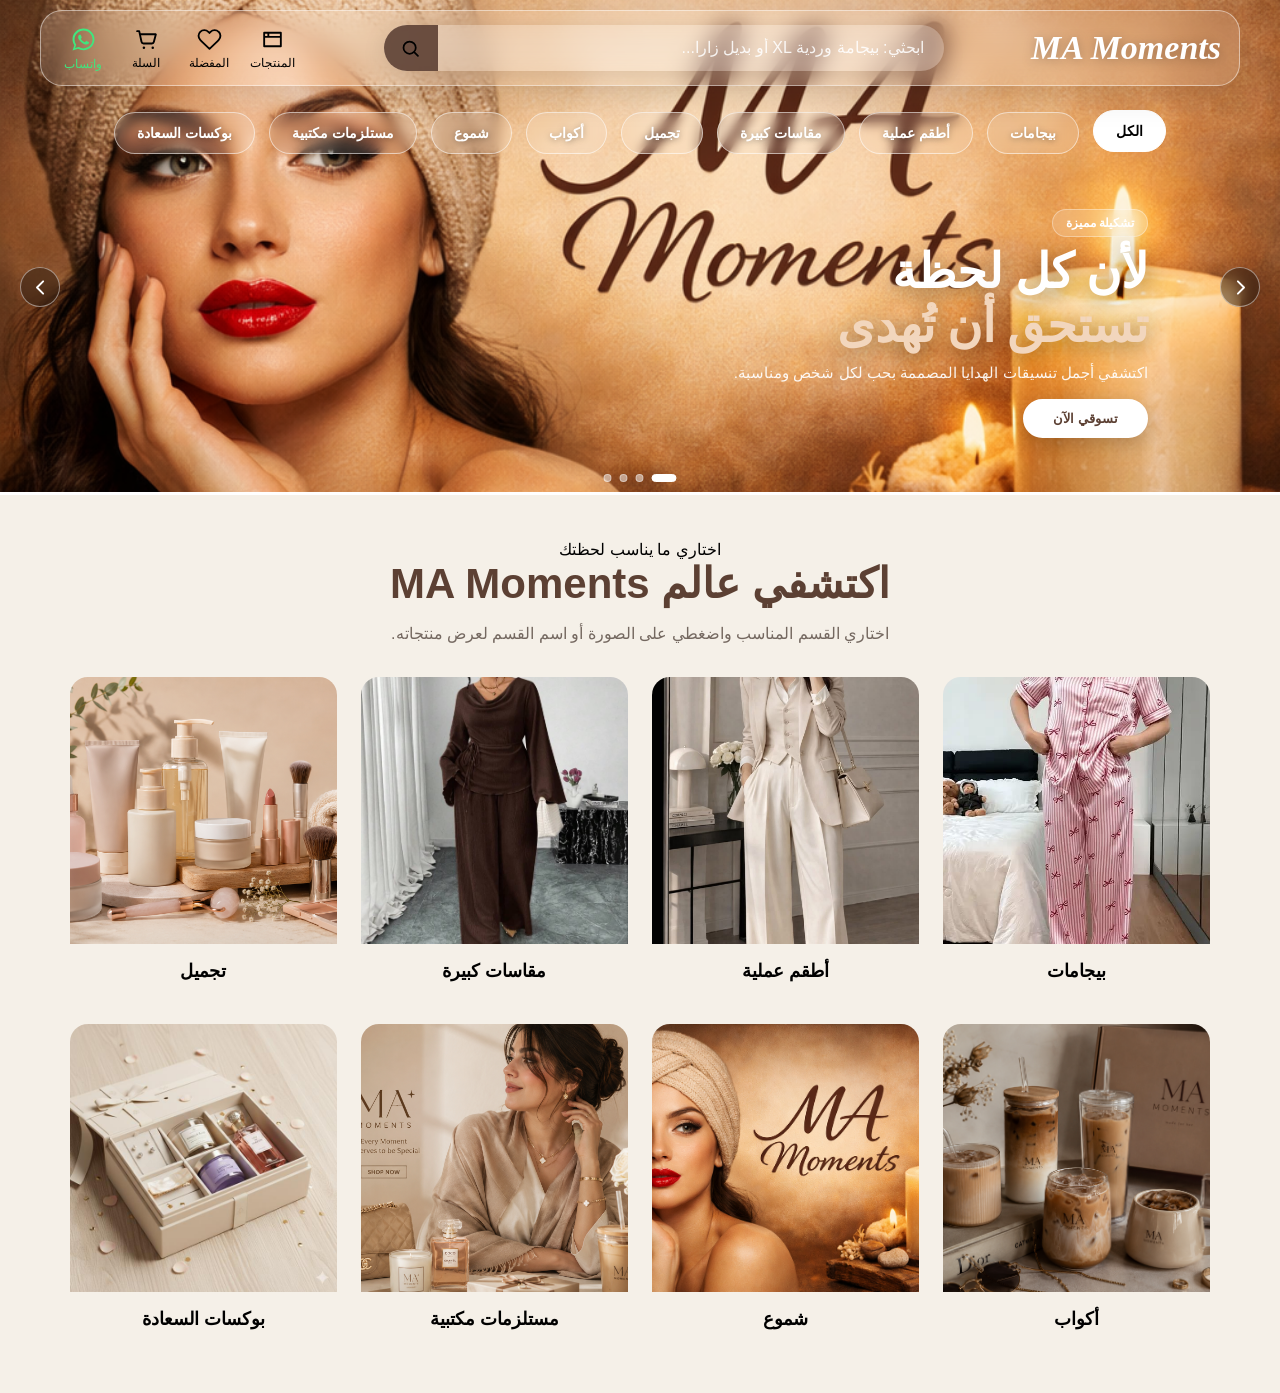
<file: index.html>
<!DOCTYPE html>
<html lang="ar" dir="rtl">

<head>
    <meta charset="UTF-8">

    <meta name="viewport" content="width=device-width, initial-scale=1.0">

    <meta name="description" content="MA Moments - متجر للهدايا والمنتجات المميزة">

    <title>MA Moments | الصفحة الرئيسية</title>

    <link rel="stylesheet" href="css/style.css">
    <link rel="stylesheet" href="css/slider.css">

    <script src="js/header-component.js" defer></script>
    <script src="js/slider.js" defer></script>
</head>

<body>
    <main>

        <!-- =====================================
             Hero Slider
        ====================================== -->

        <section class="hero-slider" id="heroSlider" aria-label="إعلانات وعروض MA Moments" tabindex="0">

            <ma-header></ma-header>

            <nav class="store-categories" aria-label="أقسام المتجر">
                <div class="store-categories-container">
                    <a href="products.html" class="category-link active" data-category="all">الكل</a>
                    <a href="products.html?category=pajamas" class="category-link" data-category="pajamas">بيجامات</a>
                    <a href="products.html?category=work-sets" class="category-link" data-category="work-sets">أطقم عملية</a>
                    <a href="products.html?category=plus-size" class="category-link" data-category="plus-size">مقاسات كبيرة</a>
                    <a href="products.html?category=beauty" class="category-link" data-category="beauty">تجميل</a>
                    <a href="products.html?category=cups" class="category-link" data-category="cups">أكواب</a>
                    <a href="products.html?category=candles" class="category-link" data-category="candles">شموع</a>
                    <a href="products.html?category=stationery" class="category-link" data-category="stationery">مستلزمات مكتبية</a>
                    <a href="products.html?category=happiness-boxes" class="category-link" data-category="happiness-boxes">بوكسات السعادة</a>
                </div>
            </nav>

            <div class="slider-track">

                <!-- الإعلان الأول -->

                <article class="hero-slide active">
                    <img src="images/slider/banner1.jpg" alt="تنسيقات هدايا مميزة من MA Moments" class="slide-image">

                    <div class="slide-overlay"></div>

                    <div class="slide-content">
                        <span class="slide-label">
                            تشكيلة مميزة
                        </span>

                        <h1>
                            لأن كل لحظة
                            <span>تستحق أن تُهدى</span>
                        </h1>

                        <p>
                            اكتشفي أجمل تنسيقات الهدايا المصممة بحب لكل شخص ومناسبة.
                        </p>

                        <a href="products.html" class="slide-button">
                            تسوقي الآن
                        </a>
                    </div>
                </article>

                <!-- الإعلان الثاني -->

                <article class="hero-slide">
                    <img src="images/slider/banner2.jpg" alt="مجموعة العطور والإكسسوارات" class="slide-image">

                    <div class="slide-overlay"></div>

                    <div class="slide-content">
                        <span class="slide-label">
                            أناقة التفاصيل
                        </span>

                        <h2>
                            لمسات صغيرة
                            <span>تصنع فرقًا كبيرًا</span>
                        </h2>

                        <p>
                            عطور وإكسسوارات مميزة تضيف لمسة خاصة إلى إطلالتك وهديتك.
                        </p>

                        <a href="products.html?category=accessories" class="slide-button">
                            اكتشفي المجموعة
                        </a>
                    </div>
                </article>

                <!-- الإعلان الثالث -->

                <article class="hero-slide">
                    <img src="images/slider/banner3.jpg" alt="مجموعة الملابس الجديدة" class="slide-image">

                    <div class="slide-overlay"></div>

                    <div class="slide-content">
                        <span class="slide-label">
                            وصل حديثًا
                        </span>

                        <h2>
                            إطلالات أنثوية
                            <span>لكل لحظة</span>
                        </h2>

                        <p>
                            اكتشفي تشكيلتنا الجديدة من الملابس بتصاميم عصرية ومريحة.
                        </p>

                        <a href="products.html?category=clothes" class="slide-button">
                            شاهدي الجديد
                        </a>
                    </div>
                </article>

                <!-- الإعلان الرابع -->

                <article class="hero-slide">
                    <img src="images/slider/banner4.jpg" alt="عروض وخصومات MA Moments" class="slide-image">

                    <div class="slide-overlay"></div>

                    <div class="slide-content">
                        <span class="slide-label">
                            لفترة محدودة
                        </span>

                        <h2>
                            عروض مميزة
                            <span>لا تفوّتيها</span>
                        </h2>

                        <p>
                            استفيدي من الخصومات والعروض الخاصة على مجموعة مختارة من المنتجات.
                        </p>

                        <a href="products.html?category=offers" class="slide-button">
                            اكتشفي العروض
                        </a>
                    </div>
                </article>

            </div>

            <!-- السهم الموجود على اليمين:
                 يرجع إلى الصورة السابقة -->

            <button class="slider-arrow slider-arrow-right" id="previousSlide" type="button" aria-label="الصورة السابقة">
                <svg
                    viewBox="0 0 24 24"
                    aria-hidden="true"
                >
                    <path
                        d="M9 5l7 7-7 7"
                        fill="none"
                        stroke="currentColor"
                        stroke-width="2.2"
                        stroke-linecap="round"
                        stroke-linejoin="round"
                    />
                </svg>
            </button>

            <!-- السهم الموجود على الشمال:
                 ينقل إلى الصورة التالية -->

            <button class="slider-arrow slider-arrow-left" id="nextSlide" type="button" aria-label="الصورة التالية">
                <svg
                    viewBox="0 0 24 24"
                    aria-hidden="true"
                >
                    <path
                        d="M15 5l-7 7 7 7"
                        fill="none"
                        stroke="currentColor"
                        stroke-width="2.2"
                        stroke-linecap="round"
                        stroke-linejoin="round"
                    />
                </svg>
            </button>

            <!-- النقاط تُنشأ تلقائيًا من JavaScript -->

            <div class="slider-dots" id="sliderDots" aria-label="اختيار الإعلان"></div>

            <!-- خط مدة عرض الصورة -->

            <div class="slider-progress">
                <span id="sliderProgressBar"></span>
            </div>

        </section>

        <!-- =====================================
             بداية محتوى الصفحة
        ====================================== -->

        <section class="home-section">
            <div class="home-section-container">

                <span class="section-label">
                    اختاري ما يناسب لحظتك
                </span>

                <h2>اكتشفي عالم MA Moments</h2>

                <p class="categories-intro">
                    اختاري القسم المناسب واضغطي على الصورة أو اسم القسم لعرض منتجاته.
                </p>

                <div class="home-categories-grid" aria-label="تصنيفات المنتجات">
                    <a class="home-category-card" href="products.html?category=pajamas">
                        <img src="images\categories\pajamas/pajamas.jpg" alt="قسم البيجامات">
                        <h3>بيجامات</h3>
                    </a>

                    <a class="home-category-card" href="products.html?category=work-sets">
                        <img src="images\categories\work-sets\prac.jpeg" alt="قسم الأطقم العملية">
                        <h3>أطقم عملية</h3>
                    </a>

                    <a class="home-category-card" href="products.html?category=plus-size">
                        <img src="images\categories\plussize\plussize1.jpeg" alt="قسم المقاسات الكبيرة">
                        <h3>مقاسات كبيرة</h3>
                    </a>

                    <a class="home-category-card" href="products.html?category=beauty">
                        <img src="images\categories\mackup\mackup1.png" alt="قسم التجميل">
                        <h3>تجميل</h3>
                    </a>

                    <a class="home-category-card" href="products.html?category=cups">
                        <img src="images/categories/cups.jpg" alt="قسم الأكواب">
                        <h3>أكواب</h3>
                    </a>

                    <a class="home-category-card" href="products.html?category=candles">
                        <img src="images/categories/candles.jpg" alt="قسم الشموع">
                        <h3>شموع</h3>
                    </a>

                    <a class="home-category-card" href="products.html?category=stationery">
                        <img src="images/categories/stationery.jpg" alt="قسم المستلزمات المكتبية">
                        <h3>مستلزمات مكتبية</h3>
                    </a>

                    <a class="home-category-card" href="products.html?category=happiness-boxes">
                        <img src="images/categories/happiness-boxes.jpg" alt="قسم بوكسات السعادة">
                        <h3>بوكسات السعادة</h3>
                    </a>
                </div>

            </div>
        </section>

    </main>

</body>

</html>
</file>
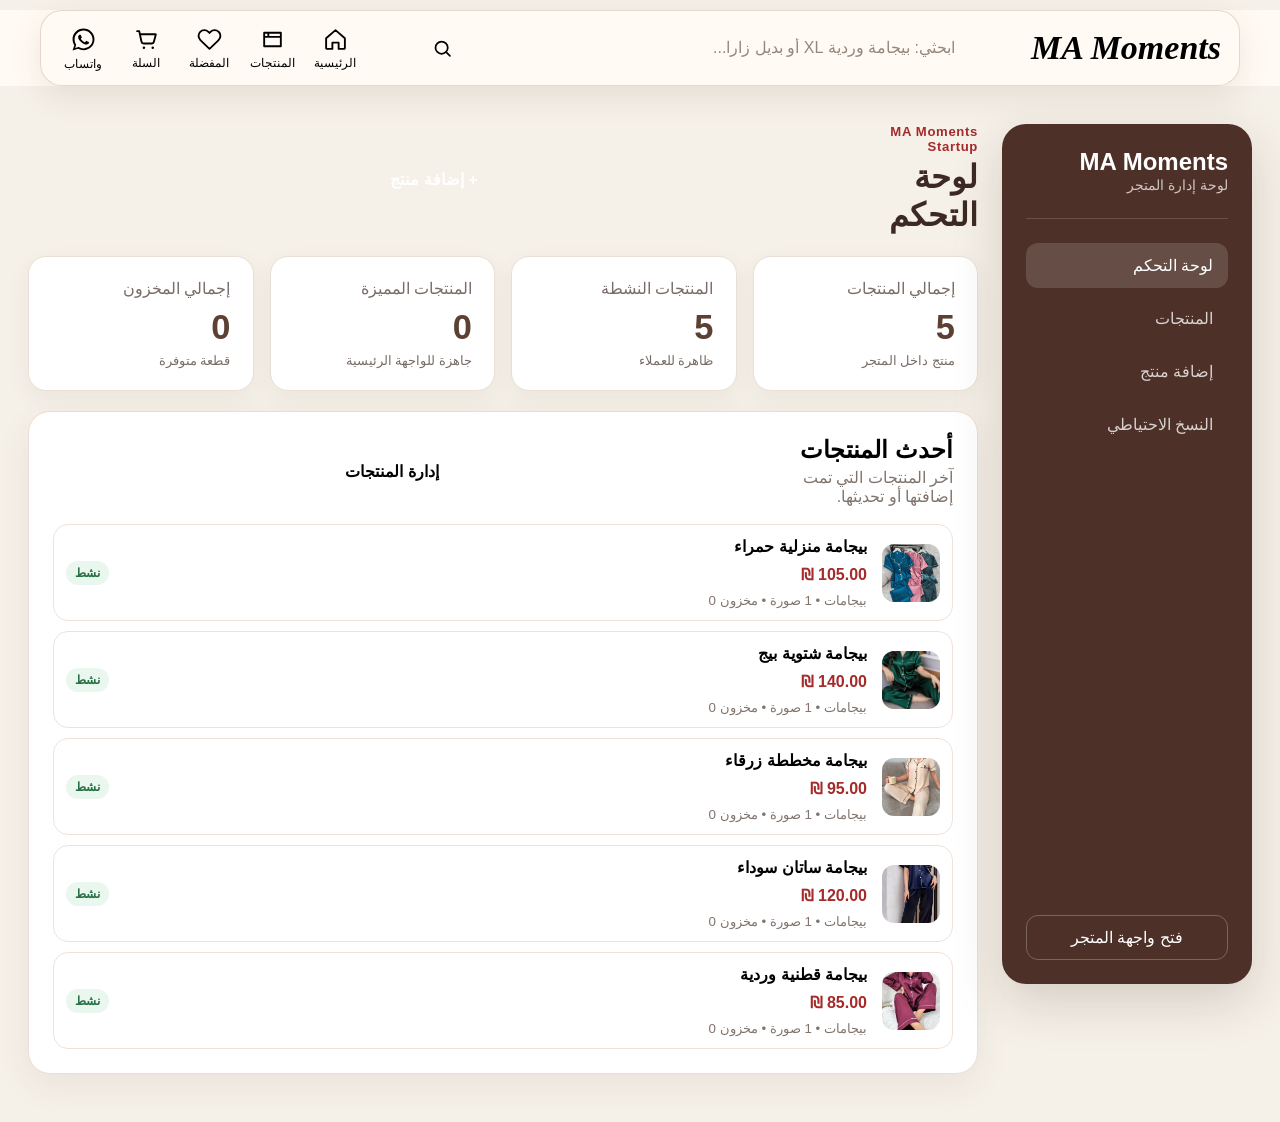
<file: admin.html>
<!DOCTYPE html>
<html lang="ar" dir="rtl">

<head>
    <meta charset="UTF-8">
    <meta name="viewport" content="width=device-width,initial-scale=1">
    <title>لوحة تحكم MA Moments</title>
    <link rel="stylesheet" href="css/style.css">
    <script src="js/header-component.js" defer></script>
    <script src="js/product-store.js" defer></script>
    <script src="js/admin.js" defer></script>
</head>

<body class="admin-dashboard-body">
    <ma-header></ma-header>
    <main class="admin-dashboard">
        <aside class="admin-sidebar">
            <div class="admin-brand-block">
                <strong>MA Moments</strong>
                <span>لوحة إدارة المتجر</span>
            </div>
            <nav class="admin-nav" aria-label="أقسام لوحة التحكم">
                <button class="admin-nav-button active" data-admin-tab="dashboard" type="button">لوحة التحكم</button>
                <button class="admin-nav-button" data-admin-tab="products" type="button">المنتجات</button>
                <button class="admin-nav-button" data-admin-tab="add-product" type="button">إضافة منتج</button>
                <button class="admin-nav-button" data-admin-tab="backup" type="button">النسخ الاحتياطي</button>
            </nav>
            <a class="admin-store-link" href="index.html">فتح واجهة المتجر</a>
        </aside>

        <section class="admin-workspace">
            <header class="admin-topbar">
                <div>
                    <p class="admin-eyebrow">MA Moments Startup</p>
                    <h1 id="adminPageTitle">لوحة التحكم</h1>
                </div>
                <button class="primary-button" id="quickAddProduct" type="button">+ إضافة منتج</button>
            </header>

            <section class="admin-tab-panel active" data-panel="dashboard">
                <div class="admin-stats-grid">
                    <article class="admin-stat-card"><span>إجمالي المنتجات</span><strong id="statProducts">0</strong><small>منتج داخل المتجر</small></article>
                    <article class="admin-stat-card"><span>المنتجات النشطة</span><strong id="statActive">0</strong><small>ظاهرة للعملاء</small></article>
                    <article class="admin-stat-card"><span>المنتجات المميزة</span><strong id="statFeatured">0</strong><small>جاهزة للواجهة الرئيسية</small></article>
                    <article class="admin-stat-card"><span>إجمالي المخزون</span><strong id="statStock">0</strong><small>قطعة متوفرة</small></article>
                </div>
                <section class="admin-panel dashboard-section">
                    <div class="admin-section-heading">
                        <div>
                            <h2>أحدث المنتجات</h2>
                            <p>آخر المنتجات التي تمت إضافتها أو تحديثها.</p>
                        </div>
                        <button class="secondary-button" data-go-products type="button">إدارة المنتجات</button>
                    </div>
                    <div id="recentProducts" class="admin-products-list compact"></div>
                </section>
            </section>

            <section class="admin-tab-panel" data-panel="products">
                <section class="admin-panel">
                    <div class="admin-section-heading">
                        <div>
                            <h2>إدارة المنتجات</h2>
                            <p>تعديل، حذف، تفعيل، ومراجعة جميع المنتجات.</p>
                        </div>
                        <div class="admin-list-tools">
                            <input id="adminProductSearch" type="search" placeholder="ابحثي باسم المنتج أو القسم...">
                            <select id="adminCategoryFilter"><option value="">كل الأقسام</option></select>
                        </div>
                    </div>
                    <div id="adminProductsList" class="admin-products-list"></div>
                </section>
            </section>

            <section class="admin-tab-panel" data-panel="add-product">
                <section class="admin-panel">
                    <div class="admin-heading">
                        <p class="admin-eyebrow">إدارة الكتالوج</p>
                        <h2 id="formTitle">إضافة منتج جديد</h2>
                        <p>أضيفي أو عدّلي المنتج كاملًا بدون الرجوع إلى الكود.</p>
                    </div>
                    <form id="productForm" class="admin-form pro-admin-form">
                        <input id="editingId" type="hidden">
                        <label>اسم المنتج<input id="productName" required></label>
                        <label>رمز المنتج SKU<input id="productSku" placeholder="مثال: PJ-001"></label>
                        <label>القسم<select id="productCategory" required></select></label>
                        <label>الحالة<select id="productStatus"><option value="active">نشط</option><option value="draft">مسودة</option></select></label>
                        <label>السعر الحالي بالشيكل<input id="productPrice" type="number" min="0" step="0.01" required></label>
                        <label>السعر قبل الخصم<input id="productOriginalPrice" type="number" min="0" step="0.01" placeholder="اختياري"></label>
                        <label>المخزون<input id="productStock" type="number" min="0" step="1" value="0"></label>
                        <label>الخامة<input id="productMaterial" placeholder="مثال: قطن"></label>
                        <label class="full-field">الوصف<textarea id="productDescription" rows="4" required></textarea></label>
                        <label class="full-field">الكلمات المفتاحية للبحث الذكي<input id="productTags" placeholder="بيجامة، صيفية، ناعمة، وردية"></label>
                        <label class="full-field">كلمات Dupe Shopping<input id="productSimilarTo" placeholder="زارا، شي إن، فيكتوريا سيكريت"></label>
                        <label class="full-field">صور المنتج
              <input id="productImage" type="file" accept="image/*" multiple>
              <small>اختاري أكثر من صورة. يمكنك حذف أي صورة أو تعيين صورة أخرى كرئيسية.</small>
              <div id="imagePreview" class="admin-image-preview"></div>
            </label>
                        <fieldset class="full-field sizes-field">
                            <legend>المقاسات</legend>
                            <label><input type="checkbox" name="sizes" value="XS"> XS</label><label><input type="checkbox" name="sizes" value="S"> S</label><label><input type="checkbox" name="sizes" value="M"> M</label><label><input type="checkbox" name="sizes" value="L"> L</label><label><input type="checkbox" name="sizes" value="XL"> XL</label><label><input type="checkbox" name="sizes" value="XXL"> XXL</label>
                            <label><input type="checkbox" name="sizes" value="XXXL"> XXXL</label>
                        </fieldset>
                        <label class="full-field">الألوان<input id="productColors" placeholder="وردي:#e8a0b6، أسود:#111111" required><small>اكتبي اسم اللون ويمكن إضافة كود اللون بعد النقطتين.</small></label>
                        <div class="full-field admin-switches">
                            <label class="admin-switch"><input id="productFeatured" type="checkbox"><span>منتج مميز</span></label>
                            <label class="admin-switch"><input id="productHomepage" type="checkbox"><span>إظهاره في الصفحة الرئيسية</span></label>
                        </div>
                        <div class="full-field admin-form-actions"><button class="primary-button" type="submit" id="saveButton">حفظ المنتج</button><button class="secondary-button" type="button" id="cancelEdit" hidden>إلغاء التعديل</button></div>
                    </form>
                </section>
            </section>

            <section class="admin-tab-panel" data-panel="backup">
                <section class="admin-panel backup-panel">
                    <h2>النسخ الاحتياطي للمنتجات</h2>
                    <p>صدّري بيانات المنتجات إلى ملف JSON أو استوردي نسخة محفوظة سابقًا.</p>
                    <div class="backup-actions"><button class="primary-button" id="exportProducts" type="button">تصدير البيانات</button><label class="secondary-button file-import-button">استيراد البيانات<input id="importProducts" type="file" accept="application/json"></label>
                        <button class="danger-button" id="resetProducts" type="button">استعادة المنتجات الافتراضية</button>
                    </div>
                    <p class="admin-notice">هذه النسخة تحفظ البيانات داخل المتصفح. عند ربط Backend حقيقي ستنتقل البيانات إلى قاعدة بيانات مركزية.</p>
                </section>
            </section>
        </section>
    </main>
</body>

</html>
</file>
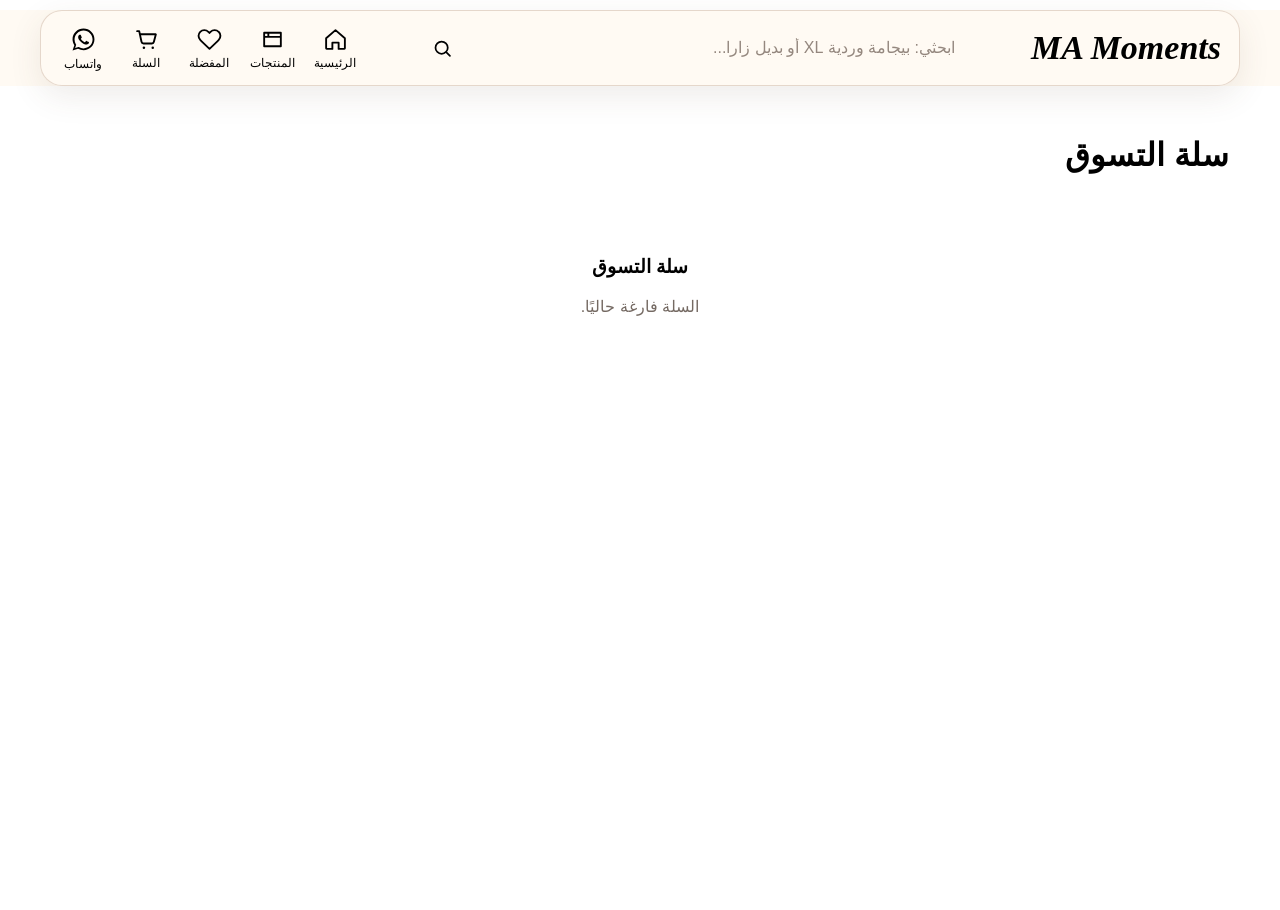
<file: cart.html>
<!DOCTYPE html><html lang="ar" dir="rtl"><head><meta charset="UTF-8"><meta name="viewport" content="width=device-width,initial-scale=1"><title>السلة | MA Moments</title><link rel="stylesheet" href="css/style.css"><script src="js/header-component.js" defer></script><script src="js/product-store.js" defer></script><script src="js/cart-page.js" defer></script></head><body><ma-header></ma-header><main class="page-container"><h1 class="saved-title">سلة التسوق</h1><section id="cartItems" class="saved-list"></section></main></body></html>
</file>
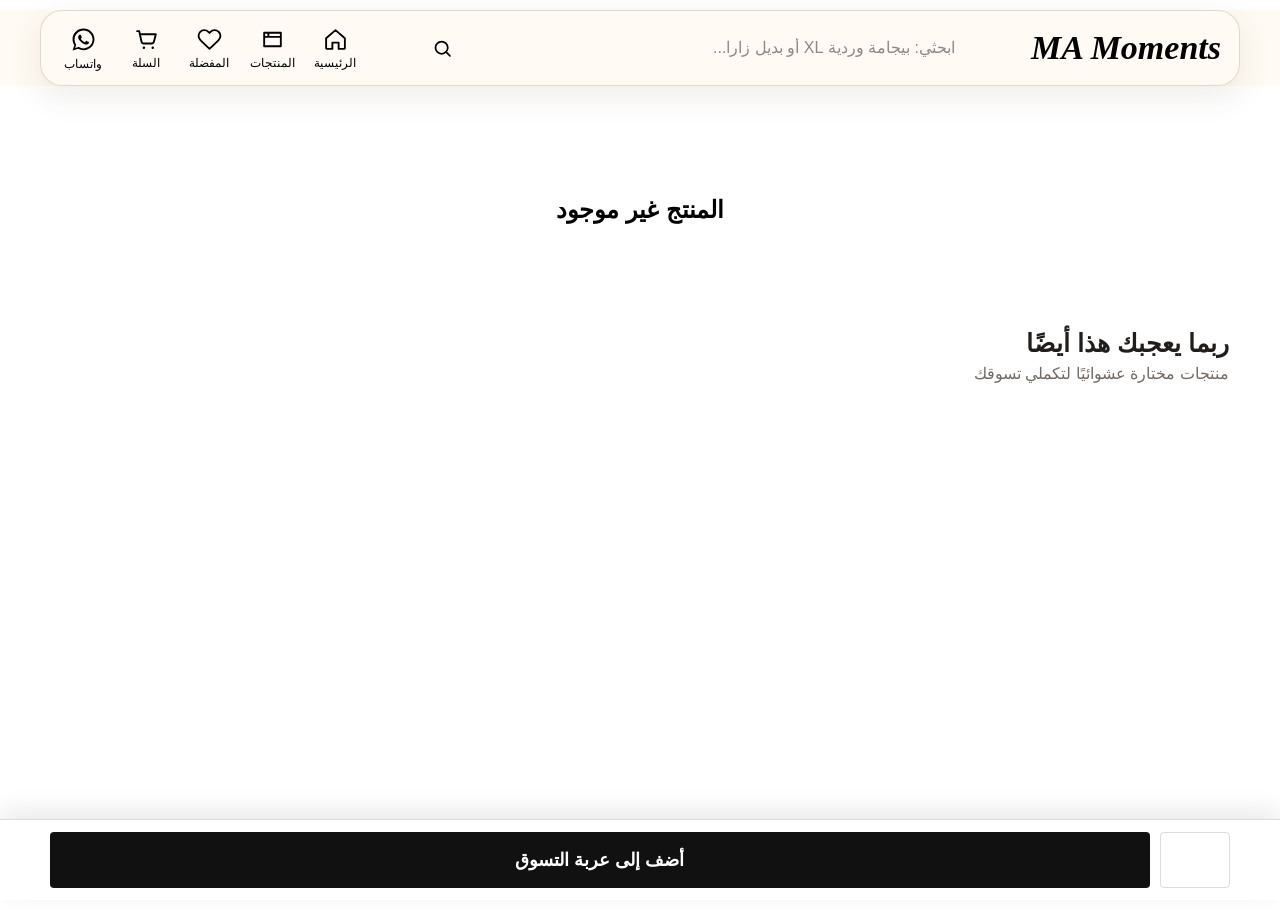
<file: product.html>
<!DOCTYPE html>
<html lang="ar" dir="rtl">
<head>
  <meta charset="UTF-8">
  <meta name="viewport" content="width=device-width,initial-scale=1">
  <title>تفاصيل المنتج | MA Moments</title>
  <link rel="stylesheet" href="css/style.css">
  <script src="js/header-component.js" defer></script>
  <script src="js/product-store.js" defer></script>
  <script src="js/product-details.js" defer></script>
</head>
<body class="product-details-page">
  <ma-header></ma-header>
  <main class="page-container product-detail-page-container">
    <section id="productDetails"></section>
    <section class="recommendations shein-recommendations">
      <div class="recommendations-heading">
        <div>
          <h2>ربما يعجبك هذا أيضًا</h2>
          <p>منتجات مختارة عشوائيًا لتكملي تسوقك</p>
        </div>
      </div>
      <div id="recommendedGrid" class="products-grid"></div>
    </section>
  </main>
  <div id="productToast" class="product-toast" role="status" aria-live="polite"></div>
  <div id="stickyProductBar" class="sticky-product-bar" hidden>
    <button id="stickyWish" class="sticky-icon-button" type="button" aria-label="إضافة للمفضلة"></button>
    <button id="stickyCart" class="sticky-cart-button" type="button">أضف إلى عربة التسوق</button>
  </div>
</body>
</html>
</file>
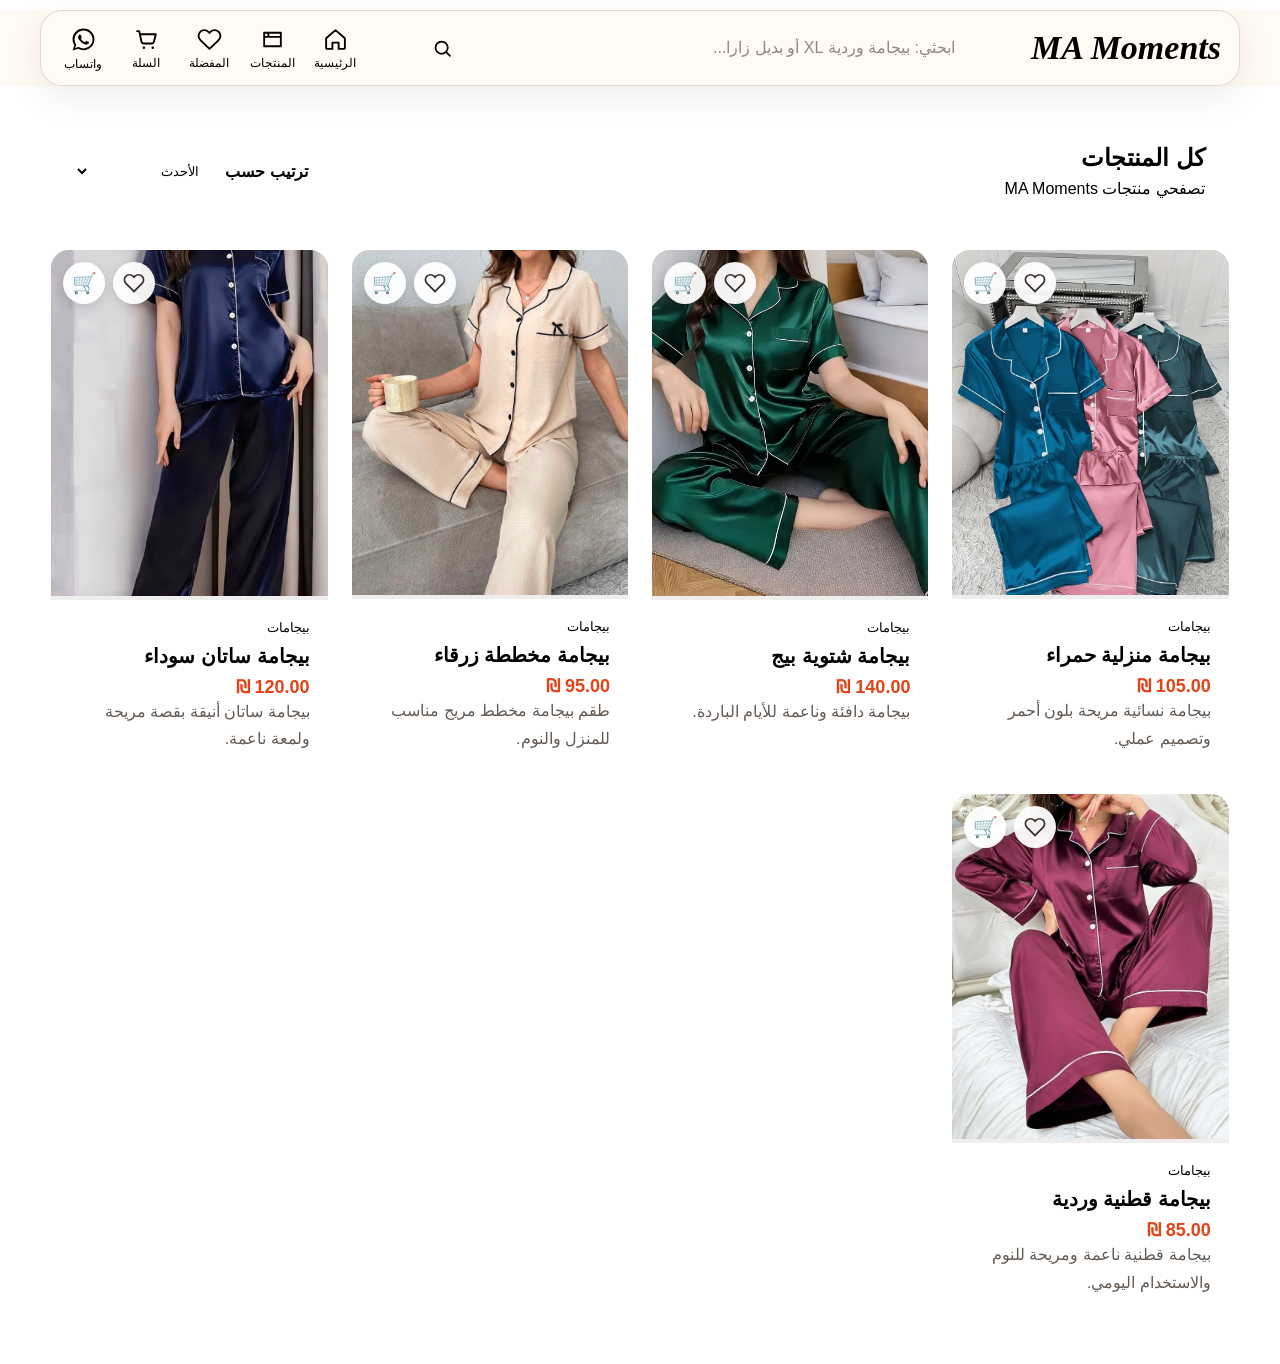
<file: products.html>
<!DOCTYPE html><html lang="ar" dir="rtl"><head><meta charset="UTF-8"><meta name="viewport" content="width=device-width,initial-scale=1.0"><title>المنتجات | MA Moments</title><link rel="stylesheet" href="css/style.css"><script src="js/header-component.js" defer></script><script src="js/product-store.js" defer></script><script src="js/products.js" defer></script></head>
<body><ma-header></ma-header><main class="page-container products-page">
<section class="products-heading"><div><h1 id="productsPageTitle">كل المنتجات</h1><p id="searchResultText">تصفحي منتجات MA Moments</p></div><label class="sort-box">ترتيب حسب<select id="sortProducts"><option value="newest">الأحدث</option><option value="price-low">السعر: الأقل أولًا</option><option value="price-high">السعر: الأعلى أولًا</option></select></label></section>
<section id="productsGrid" class="products-grid" aria-live="polite"></section></main></body></html>
</file>
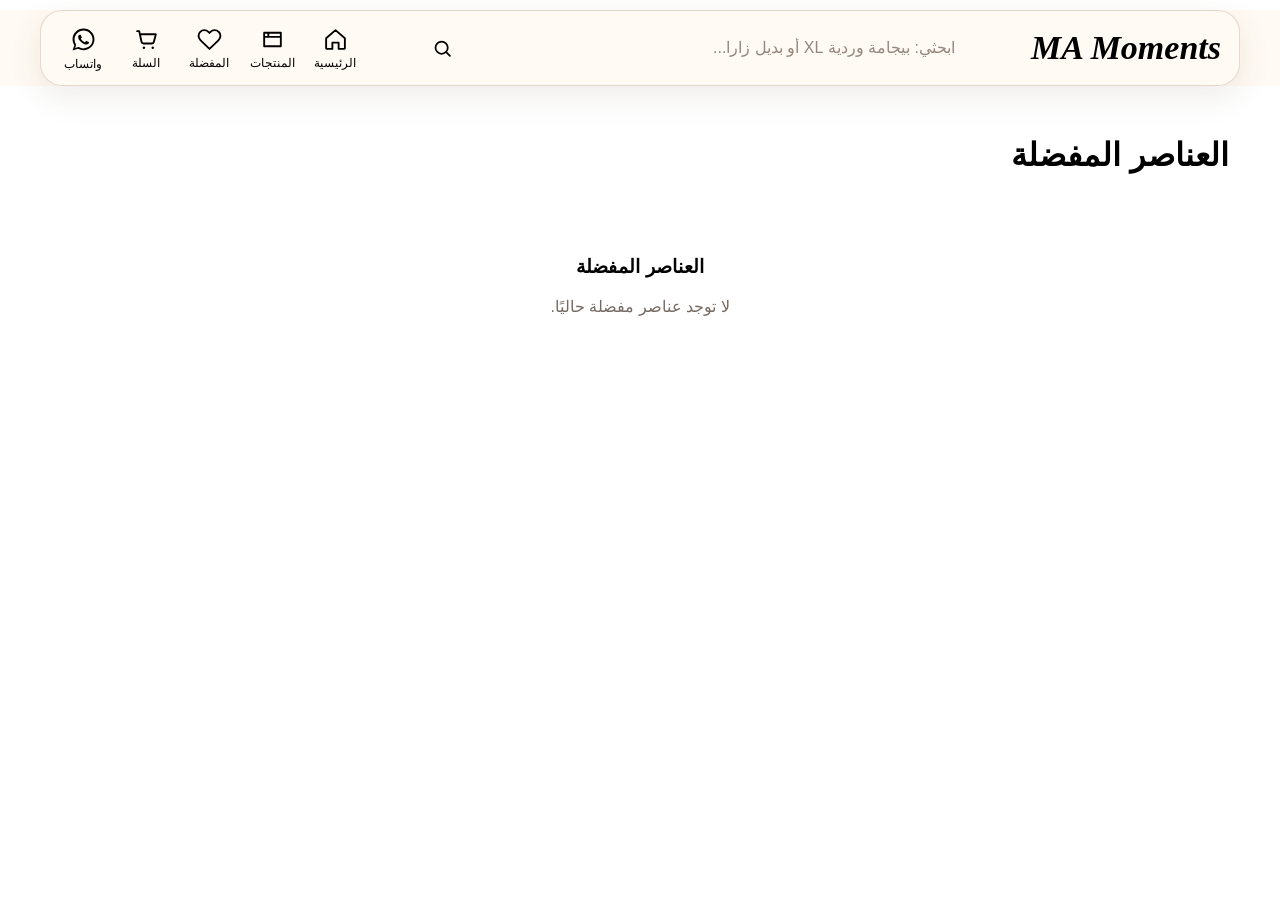
<file: wishlist.html>
<!DOCTYPE html><html lang="ar" dir="rtl"><head><meta charset="UTF-8"><meta name="viewport" content="width=device-width,initial-scale=1"><title>المفضلة | MA Moments</title><link rel="stylesheet" href="css/style.css"><script src="js/header-component.js" defer></script><script src="js/product-store.js" defer></script><script src="js/wishlist-page.js" defer></script></head><body><ma-header></ma-header><main class="page-container"><h1 class="saved-title">العناصر المفضلة</h1><section id="wishlistItems" class="saved-list"></section></main></body></html>
</file>
<file: css/style.css>
المكتبة / style.css
/* ========================================
   MA Moments Global Styles
======================================== */

:root {
    --brown-dark: #5c4033;
    --brown-medium: #8b5e3c;
    --brown-light: #b08968;
    --beige: #f5f0e8;
    --cream: #fffaf3;
    --white: #ffffff;
    --text-dark: #2f2926;
    --border-color: #e5d8ca;
    --whatsapp: #25d366;
    --danger: #a52a2a;
    --shadow: 0 5px 20px rgba(92, 64, 51, 0.1);
}

* {
    box-sizing: border-box;
    margin: 0;
    padding: 0;
}

html {
    scroll-behavior: smooth;
}

body {
    min-height: 100vh;
    direction: rtl;
    font-family: Arial, Tahoma, sans-serif;
    background-color: var(--beige);
    color: var(--text-dark);
}

a {
    color: inherit;
    text-decoration: none;
}

button,
input {
    font: inherit;
}


/* ========================================
   Shared Header
======================================== */

.main-header {
    position: sticky;
    top: 0;
    z-index: 1000;
    width: 100%;
    background-color: rgba(255, 250, 243, 0.98);
    border-bottom: 1px solid var(--border-color);
    box-shadow: var(--shadow);
}


/*
في الصفحة الرئيسية يكون الهيدر فوق صورة السلايدر.
الصورة نفسها تظهر خلف الهيدر.
*/

.main-header.home-header {
    position: absolute;
    top: 0;
    right: 0;
    left: 0;
    z-index: 100;
    width: 100%;
    background: transparent;
    border: none;
    box-shadow: none;
}

.header-container {
    width: min(1200px, 94%);
    min-height: 88px;
    margin: 0 auto;
    display: flex;
    align-items: center;
    gap: 28px;
}


/* ========================================
   Logo
======================================== */

.brand-logo {
    min-width: max-content;
    flex-shrink: 0;
    display: flex;
    flex-direction: row;
    direction: ltr;
    align-items: baseline;
    gap: 7px;
    color: var(--brown-dark);
    transition: color 0.2s ease, opacity 0.2s ease, transform 0.2s ease;
}

.brand-logo:hover {
    opacity: 0.9;
    transform: translateY(-2px);
}

.brand-title {
    font-family: "Playfair Display", Georgia, "Times New Roman", serif;
    font-style: italic;
    font-weight: 700;
    font-size: 34px;
    line-height: 1;
    white-space: nowrap;
    direction: ltr;
    unicode-bidi: isolate;
}

.home-header .brand-logo {
    color: var(--brown-dark);
}

.home-header .brand-logo:hover {
    color: var(--brown-medium);
}


/* ========================================
   Search
======================================== */

.header-search {
    flex: 1;
    max-width: 560px;
    height: 46px;
    margin-inline: auto;
    display: flex;
    align-items: center;
    overflow: hidden;
    background-color: var(--white);
    border: 1px solid var(--border-color);
    border-radius: 30px;
    transition: background-color 0.2s ease, border-color 0.2s ease, box-shadow 0.2s ease;
}

.header-search:focus-within {
    border-color: var(--brown-medium);
    box-shadow: 0 0 0 3px rgba(139, 94, 60, 0.12);
}

.header-search input {
    width: 100%;
    height: 100%;
    padding: 0 20px;
    color: var(--text-dark);
    background: transparent;
    border: none;
    outline: none;
}

.header-search input::placeholder {
    color: #94877e;
}

.header-search button {
    width: 54px;
    height: 100%;
    flex-shrink: 0;
    display: grid;
    place-items: center;
    color: var(--white);
    background-color: var(--brown-medium);
    border: none;
    cursor: pointer;
    transition: background-color 0.2s ease;
}

.header-search button:hover {
    background-color: var(--brown-dark);
}

.search-icon {
    width: 21px;
    height: 21px;
}


/* البحث فوق صورة السلايدر */

.home-header .header-search {
    background-color: rgba(255, 255, 255, 0.2);
    border-color: rgba(255, 255, 255, 0.42);
    box-shadow: 0 6px 24px rgba(0, 0, 0, 0.1);
    backdrop-filter: blur(12px);
    -webkit-backdrop-filter: blur(12px);
}

.home-header .header-search:focus-within {
    background-color: rgba(255, 255, 255, 0.28);
    border-color: rgba(255, 255, 255, 0.8);
    box-shadow: 0 0 0 3px rgba(255, 255, 255, 0.15);
}

.home-header .header-search input {
    color: var(--white);
}

.home-header .header-search input::placeholder {
    color: rgba(255, 255, 255, 0.88);
}

.home-header .header-search button {
    background-color: rgba(92, 64, 51, 0.9);
}

.home-header .header-search button:hover {
    background-color: rgba(92, 64, 51, 1);
}


/* ========================================
   Header Actions
======================================== */

.header-actions {
    display: flex;
    align-items: center;
    gap: 15px;
    flex-shrink: 0;
}

.header-action {
    position: relative;
    min-width: 48px;
    display: flex;
    flex-direction: column;
    align-items: center;
    gap: 4px;
    color: var(--brown-dark);
    transition: color 0.2s ease, transform 0.2s ease;
}

.header-action:hover {
    color: var(--brown-medium);
    transform: translateY(-2px);
}

.icon-wrapper {
    position: relative;
    display: inline-flex;
}

.header-icon {
    width: 25px;
    height: 25px;
}

.action-text {
    font-size: 12px;
    white-space: nowrap;
}

.header-badge {
    position: absolute;
    top: -9px;
    left: -10px;
    min-width: 19px;
    height: 19px;
    padding: 0 5px;
    display: grid;
    place-items: center;
    color: var(--white);
    background-color: var(--danger);
    border: 2px solid var(--cream);
    border-radius: 50px;
    font-size: 10px;
    font-weight: bold;
}

.header-badge[hidden] {
    display: none;
}

.home-header .header-action {
    color: var(--white);
}

.home-header .header-action:hover {
    color: #f2d6bd;
}

.home-header .header-badge {
    border-color: transparent;
}


/* ========================================
   WhatsApp
======================================== */

.whatsapp-action {
    color: var(--whatsapp);
}

.whatsapp-action:hover {
    color: #128c4a;
}

.whatsapp-icon {
    width: 27px;
    height: 27px;
}

.home-header .whatsapp-action {
    color: #3fe77e;
}

.home-header .whatsapp-action:hover {
    color: #83f3aa;
}


/* ========================================
   Basic Page Content
======================================== */

.page-container {
    width: min(1200px, 92%);
    margin: 50px auto;
}

.page-intro,
.empty-page {
    padding: 60px 25px;
    text-align: center;
    background-color: var(--cream);
    border: 1px solid var(--border-color);
    border-radius: 20px;
    box-shadow: var(--shadow);
}

.page-intro {
    min-height: 350px;
    display: grid;
    place-items: center;
}

.page-intro h1,
.empty-page h1 {
    margin-bottom: 15px;
    color: var(--brown-dark);
}

.page-intro h1 {
    font-size: clamp(30px, 5vw, 52px);
}

.page-intro p,
.empty-page p {
    color: #756a63;
    line-height: 1.8;
}


/* ========================================
   Tablet
======================================== */

@media (max-width: 900px) {
    .header-container {
        padding: 14px 0;
        flex-wrap: wrap;
        gap: 15px;
    }
    .brand-logo {
        order: 1;
    }
    .header-actions {
        order: 2;
        margin-inline-start: auto;
    }
    .header-search {
        order: 3;
        max-width: none;
        flex-basis: 100%;
    }
    .main-header.home-header {
        background: transparent;
    }
}


/* ========================================
   Mobile
======================================== */

@media (max-width: 600px) {
    .header-container {
        width: 92%;
        min-height: auto;
        padding: 12px 0;
    }
    .brand-title {
        font-size: 25px;
    }
    .header-actions {
        gap: 10px;
    }
    .header-action {
        min-width: 38px;
    }
    .header-icon {
        width: 23px;
        height: 23px;
    }
    .action-text {
        display: none;
    }
    .header-search {
        height: 43px;
    }
    .page-container {
        margin-top: 30px;
    }
}


/* ========================================
   Small Mobile
======================================== */

@media (max-width: 380px) {
    .header-container {
        width: 94%;
    }
    .brand-title {
        font-size: 25px;
    }
    .header-actions {
        gap: 5px;
    }
    .header-action {
        min-width: 33px;
    }
    .header-icon {
        width: 21px;
        height: 21px;
    }
    .header-search input {
        padding: 0 14px;
        font-size: 13px;
    }
    .header-search button {
        width: 48px;
    }
}


/* ========================================
   Store Categories Navigation
======================================== */

.store-categories {
    position: absolute;
    top: 98px;
    right: 0;
    left: 0;
    z-index: 90;
    width: 100%;
    padding: 0 20px;
    background: transparent;
    border: none;
}

.store-categories-container {
    width: min(1200px, 94%);
    margin: 0 auto;
    display: flex;
    align-items: center;
    justify-content: center;
    flex-wrap: wrap;
    gap: 14px;
}

.category-link {
    min-height: 42px;
    padding: 10px 22px;
    display: inline-flex;
    align-items: center;
    justify-content: center;
    color: #ffffff;
    background: rgba(255, 255, 255, 0.14);
    border: 1px solid rgba(255, 255, 255, 0.55);
    border-radius: 999px;
    font-size: 14px;
    font-weight: 700;
    white-space: nowrap;
    backdrop-filter: blur(6px);
    -webkit-backdrop-filter: blur(6px);
    text-shadow: 0 1px 6px rgba(0, 0, 0, 0.35);
    transition: background-color 0.2s ease, color 0.2s ease, transform 0.2s ease;
}

.category-link:hover,
.category-link.active {
    color: var(--brown-dark);
    background: #ffffff;
    border-color: #ffffff;
    text-shadow: none;
    transform: translateY(-2px);
}

@media (max-width: 900px) {
    .store-categories {
        top: 148px;
    }
}

@media (max-width: 700px) {
    .store-categories {
        top: 145px;
        padding: 0 12px 8px;
        overflow-x: auto;
        scrollbar-width: none;
    }
    .store-categories::-webkit-scrollbar {
        display: none;
    }
    .store-categories-container {
        width: max-content;
        min-width: 100%;
        justify-content: flex-start;
        flex-wrap: nowrap;
        gap: 9px;
    }
    .category-link {
        min-height: 38px;
        padding: 8px 16px;
        font-size: 13px;
    }
}
/* ========================================
   Glass Header Frame
   إطار شفاف يجمع اسم الموقع والبحث والروابط
======================================== */

.header-container {
    min-height: 76px;
    margin-top: 10px;
    margin-bottom: 10px;
    padding: 10px 18px;
    border: 1px solid rgba(139, 94, 60, 0.22);
    border-radius: 22px;
    background: rgba(255, 250, 243, 0.72);
    box-shadow: 0 10px 32px rgba(92, 64, 51, 0.10);
    backdrop-filter: blur(14px);
    -webkit-backdrop-filter: blur(14px);
}

.home-header .header-container {
    border-color: rgba(255, 255, 255, 0.48);
    background: rgba(255, 255, 255, 0.12);
    box-shadow: 0 10px 34px rgba(0, 0, 0, 0.13);
}

/* إبقاء اسم الموقع واضحًا داخل الإطار الشفاف */
.home-header .brand-logo {
    color: #ffffff;
    text-shadow: 0 2px 12px rgba(0, 0, 0, 0.28);
}

/* مساحة إضافية لأن الهيدر أصبح داخل إطار */
.store-categories {
    top: 112px;
}

@media (max-width: 900px) {
    .header-container {
        padding: 12px 14px;
        border-radius: 18px;
    }

    .store-categories {
        top: 174px;
    }
}

@media (max-width: 700px) {
    .store-categories {
        top: 170px;
    }
}

@media (max-width: 600px) {
    .header-container {
        padding: 10px 12px;
        border-radius: 16px;
    }
}

/* ========================================
   Home Product Categories
======================================== */
.categories-intro {
    max-width: 680px;
    margin: 12px auto 30px;
    color: var(--text-dark);
    line-height: 1.8;
}

.home-categories-grid {
    display: grid;
    grid-template-columns: repeat(4, minmax(0, 1fr));
    gap: 24px;
    margin-top: 28px;
}

.home-category-card {
    display: block;
    overflow: hidden;
    background: var(--white);
    border: 1px solid var(--border-color);
    border-radius: 18px;
    box-shadow: var(--shadow);
    transition: transform 0.25s ease, box-shadow 0.25s ease;
}

.home-category-card:hover {
    transform: translateY(-6px);
    box-shadow: 0 14px 30px rgba(92, 64, 51, 0.16);
}

.home-category-card img {
    width: 100%;
    aspect-ratio: 1 / 1;
    display: block;
    object-fit: cover;
}

.home-category-card h3 {
    margin: 0;
    padding: 16px 12px 18px;
    color: var(--brown-dark);
    font-size: 18px;
    text-align: center;
}

@media (max-width: 900px) {
    .home-categories-grid {
        grid-template-columns: repeat(2, minmax(0, 1fr));
        gap: 18px;
    }
}

@media (max-width: 520px) {
    .home-categories-grid {
        gap: 12px;
    }

    .home-category-card {
        border-radius: 14px;
    }

    .home-category-card h3 {
        padding: 12px 8px 14px;
        font-size: 15px;
    }
}

/* Smart products */
.products-page{margin-top:34px}.products-heading{display:flex;align-items:center;justify-content:space-between;gap:20px;margin-bottom:28px;padding:24px;background:var(--cream);border:1px solid var(--border-color);border-radius:18px}.products-heading h1{color:var(--brown-dark);margin-bottom:7px}.sort-box{display:flex;align-items:center;gap:10px;font-weight:700}.sort-box select,.product-options select{padding:10px 12px;border:1px solid var(--border-color);border-radius:10px;background:#fff;color:var(--text-dark)}.products-grid{display:grid;grid-template-columns:repeat(auto-fit,minmax(240px,1fr));gap:24px}.product-card{overflow:hidden;background:var(--cream);border:1px solid var(--border-color);border-radius:18px;box-shadow:var(--shadow)}.product-image-wrap{position:relative;aspect-ratio:4/5;background:#eee}.product-image-wrap img{width:100%;height:100%;object-fit:cover}.favorite-btn{position:absolute;top:12px;left:12px;width:42px;height:42px;border:0;border-radius:50%;background:rgba(255,255,255,.9);font-size:26px;color:var(--danger);cursor:pointer}.favorite-btn.active{background:var(--danger);color:#fff}.product-content{padding:18px}.product-category{font-size:13px;color:var(--brown-medium)}.product-content h2{font-size:20px;margin:8px 0;color:var(--brown-dark)}.product-price{font-size:21px;font-weight:800;color:var(--danger);margin-bottom:10px}.product-description{line-height:1.7;color:#655b55;min-height:54px}.product-options{display:grid;grid-template-columns:1fr 1fr;gap:10px;margin:16px 0}.product-options label{display:flex;flex-direction:column;gap:6px;font-size:13px;font-weight:700}.add-cart-btn,.primary-button{width:100%;padding:12px;border:0;border-radius:12px;background:var(--brown-medium);color:#fff;font-weight:700;cursor:pointer}.add-cart-btn:hover{background:var(--brown-dark)}.no-results{grid-column:1/-1;text-align:center;padding:60px;background:var(--cream);border-radius:18px}.smart-search-note{font-size:12px;color:#756860}@media(max-width:700px){.products-heading{align-items:stretch;flex-direction:column}.sort-box{justify-content:space-between}.product-options{grid-template-columns:1fr}}


/* Multiple product images */
.product-thumbnails{display:flex;gap:8px;padding:10px 12px 0;overflow-x:auto}.product-thumb{flex:0 0 58px;width:58px;height:68px;padding:0;border:2px solid transparent;border-radius:9px;overflow:hidden;background:#fff;cursor:pointer}.product-thumb.active{border-color:var(--brown-medium)}.product-thumb img{width:100%;height:100%;object-fit:cover}.product-main-image{transition:opacity .2s ease}.admin-page{display:grid;grid-template-columns:1.15fr .85fr;gap:24px;align-items:start;margin-top:34px}.admin-panel{padding:26px;background:var(--cream);border:1px solid var(--border-color);border-radius:20px;box-shadow:var(--shadow)}.admin-heading{margin-bottom:22px}.admin-heading h1,.admin-panel h2{color:var(--brown-dark);margin-bottom:8px}.admin-form{display:grid;grid-template-columns:1fr 1fr;gap:16px}.admin-form label{display:grid;gap:8px;font-weight:700}.admin-form input,.admin-form select,.admin-form textarea{width:100%;padding:11px;border:1px solid var(--border-color);border-radius:10px;background:#fff}.admin-form small{color:#756a63;font-weight:400}.full-field{grid-column:1/-1}.sizes-field{display:flex;gap:14px;flex-wrap:wrap;padding:14px;border:1px solid var(--border-color);border-radius:12px}.sizes-field label{display:flex;grid-template-columns:auto auto;align-items:center}.admin-products-list{display:grid;gap:14px}.admin-product-row{display:grid;grid-template-columns:72px 1fr auto;align-items:center;gap:14px;padding:14px;background:#fff;border:1px solid var(--border-color);border-radius:14px}.admin-product-row img{width:72px;height:72px;object-fit:cover;border-radius:12px}.admin-product-row div{display:grid;gap:5px}.admin-product-row span{color:var(--danger);font-weight:700}.admin-product-row button{border:0;border-radius:10px;padding:9px 13px;background:#f4dddd;color:var(--danger);cursor:pointer}.admin-image-preview{display:flex;gap:10px;overflow-x:auto;padding-top:8px}.admin-preview-item{min-width:90px;display:grid;gap:5px;text-align:center}.admin-preview-item img{width:90px;height:110px;object-fit:cover;border-radius:10px;border:1px solid var(--border-color)}.admin-preview-item span{font-size:12px;color:var(--brown-medium)}@media(max-width:760px){.admin-page{grid-template-columns:1fr}.admin-form{grid-template-columns:1fr}.full-field{grid-column:auto}}

/* Product actions and details */
.product-card-actions{position:absolute;top:12px;left:12px;display:flex;gap:8px;z-index:3}.product-card-actions button{position:static;width:42px;height:42px;border:0;border-radius:50%;background:rgba(255,255,255,.94);box-shadow:0 4px 12px rgba(0,0,0,.12);cursor:pointer;font-size:20px}.quick-cart-btn{color:var(--brown-dark)}.product-title-link:hover h2{color:var(--danger)}
.product-detail{display:grid;grid-template-columns:1.15fr .85fr;gap:38px;margin-top:38px;padding:28px;background:var(--cream);border:1px solid var(--border-color);border-radius:24px}.detail-gallery{display:grid;grid-template-columns:86px 1fr;gap:16px}.detail-thumbs{display:flex;flex-direction:column;gap:10px}.detail-thumb{width:82px;height:100px;padding:0;border:2px solid transparent;border-radius:10px;overflow:hidden;background:#fff;cursor:pointer}.detail-thumb.active{border-color:var(--brown-medium)}.detail-thumb img,.detail-main img{width:100%;height:100%;object-fit:cover}.detail-main{aspect-ratio:4/5;overflow:hidden;border-radius:18px;background:#eee}.detail-info h1{font-size:32px;color:var(--brown-dark);margin:10px 0}.detail-price{font-size:28px;font-weight:800;color:var(--danger);margin:12px 0}.detail-description{line-height:1.9;color:#655b55}.option-section{padding-top:22px}.option-section h3{margin-bottom:12px}.color-swatches,.size-buttons{display:flex;gap:10px;flex-wrap:wrap}.color-swatch{width:38px;height:38px;border-radius:50%;background:var(--swatch);border:3px solid #fff;outline:1px solid #bbb;cursor:pointer}.color-swatch.active{outline:3px solid var(--brown-dark)}.size-button{min-width:54px;padding:11px 15px;border:1px solid var(--border-color);background:#fff;border-radius:8px;cursor:pointer}.size-button.active{color:#fff;background:var(--brown-dark);border-color:var(--brown-dark)}.detail-actions{display:grid;grid-template-columns:1.3fr 1fr;gap:12px;margin-top:28px}.secondary-button{width:100%;padding:12px;border:1px solid var(--brown-medium);border-radius:12px;background:#fff;color:var(--brown-dark);font-weight:700;cursor:pointer}.secondary-button.active{background:#f7e4e4;color:var(--danger);border-color:var(--danger)}.recommendations{margin:46px 0}.recommendations>h2{color:var(--brown-dark);margin-bottom:6px}.recommendations>p{margin-bottom:20px;color:#756a63}.admin-form-actions{display:flex;gap:12px}.admin-row-actions{display:flex!important;gap:7px}.admin-row-actions button:first-child{background:#eee5dc;color:var(--brown-dark)}.saved-title{margin:38px 0 22px;color:var(--brown-dark)}.saved-list{display:grid;gap:14px}.saved-item{display:grid;grid-template-columns:100px 1fr auto;gap:18px;align-items:center;padding:14px;background:var(--cream);border:1px solid var(--border-color);border-radius:16px}.saved-item img{width:100px;height:120px;object-fit:cover;border-radius:12px}.saved-item button{border:0;border-radius:9px;padding:10px 14px;background:#f4dddd;color:var(--danger);cursor:pointer}
@media(max-width:800px){.product-detail{grid-template-columns:1fr;padding:16px}.detail-gallery{grid-template-columns:1fr}.detail-thumbs{order:2;flex-direction:row;overflow-x:auto}.detail-main{order:1}.detail-actions{grid-template-columns:1fr}.saved-item{grid-template-columns:78px 1fr auto}.saved-item img{width:78px;height:96px}}

/* ========================================
   SHEIN-inspired product detail layout
======================================== */
.product-details-page{padding-bottom:92px}.product-detail-page-container{max-width:1180px}.shein-product-detail{display:grid;grid-template-columns:minmax(0,1.12fr) minmax(340px,.88fr);gap:34px;margin-top:34px;background:#fff;border:1px solid var(--border-color);border-radius:20px;overflow:hidden;box-shadow:var(--shadow)}.shein-gallery{padding:24px;background:#faf8f6}.shein-main-image-wrap{position:relative;aspect-ratio:4/5;border-radius:14px;overflow:hidden;background:#eee}.shein-main-image-wrap img{width:100%;height:100%;object-fit:cover}.image-counter{position:absolute;bottom:14px;right:14px;padding:7px 11px;border-radius:9px;background:rgba(0,0,0,.58);color:#fff;font-size:13px}.detail-discount-badge{position:absolute;top:14px;right:14px;padding:7px 10px;background:#ef4b23;color:#fff;border-radius:6px;font-weight:800}.gallery-arrow{position:absolute;top:50%;transform:translateY(-50%);width:42px;height:54px;border:0;background:rgba(255,255,255,.82);font-size:33px;cursor:pointer;opacity:0;transition:.2s}.shein-main-image-wrap:hover .gallery-arrow{opacity:1}.gallery-prev{right:10px}.gallery-next{left:10px}.shein-thumbs{display:flex;flex-direction:row;gap:9px;margin-top:12px;overflow-x:auto}.shein-thumbs .detail-thumb{flex:0 0 72px;width:72px;height:88px;border-radius:8px}.shein-product-info{padding:30px 30px 36px}.product-price-block{padding-bottom:18px;border-bottom:1px solid #eee}.price-line{display:flex;align-items:center;gap:10px;flex-wrap:wrap}.detail-price{font-size:34px;color:#e44317;margin:0}.original-price{color:#8a817c;font-size:17px}.discount-pill{padding:4px 7px;background:#ef4b23;color:#fff;border-radius:4px;font-weight:800}.product-title-block{padding:20px 0;border-bottom:1px solid #eee}.product-title-block h1{font-size:26px;line-height:1.45;color:#211d1b;margin-bottom:12px}.detail-description{font-size:15px;line-height:1.9;color:#5f5752}.material-line{margin-top:10px;color:#5f5752}.shein-option-section{padding:22px 0;border-bottom:1px solid #eee}.option-title-row{display:flex;align-items:center;justify-content:space-between;gap:12px;margin-bottom:14px}.option-title-row h3{margin:0;font-size:17px}.size-guide{font-size:13px;color:#8a817c}.shein-color-swatches{gap:14px}.shein-color-swatches .color-swatch{width:48px;height:48px;border:4px solid #fff;outline:1px solid #b7b0aa;box-shadow:0 0 0 1px #fff}.shein-color-swatches .color-swatch.active{outline:3px solid #111}.shein-size-buttons{display:grid;grid-template-columns:repeat(3,minmax(0,1fr));gap:10px}.shein-size-buttons .size-button{min-height:48px;border-radius:4px;background:#f7f7f7;border-color:#eee;font-size:15px}.shein-size-buttons .size-button.active{background:#111;color:#fff;border-color:#111}.desktop-detail-actions{display:grid;grid-template-columns:.85fr 1.5fr;gap:12px;margin-top:24px}.desktop-detail-actions .primary-button,.desktop-detail-actions .secondary-button{min-height:52px;border-radius:4px;font-size:16px}.desktop-detail-actions .primary-button{background:#111}.shein-recommendations{margin:45px 0 20px}.recommendations-heading{display:flex;align-items:flex-end;justify-content:space-between;margin-bottom:18px}.recommendations-heading h2{font-size:25px;color:#211d1b}.recommendations-heading p{margin-top:6px;color:#756a63}.recommendation-card{border-radius:10px;background:#fff}.recommendation-card .product-image-wrap{aspect-ratio:3/4}.recommendation-card .product-content{padding:12px}.recommendation-card .product-content h2{font-size:15px;line-height:1.5;display:-webkit-box;-webkit-line-clamp:2;-webkit-box-orient:vertical;overflow:hidden}.recommendation-price-row{display:flex;align-items:center;gap:8px;flex-wrap:wrap}.recommendation-price-row .product-price{margin:0;font-size:18px;color:#e44317}.recommendation-price-row del{font-size:12px;color:#8a817c}.card-discount-badge{position:absolute;top:10px;right:10px;padding:5px 7px;background:#ef4b23;color:#fff;border-radius:4px;font-weight:800;font-size:12px}.recommendation-cart{position:absolute;bottom:10px;left:10px;width:38px;height:38px;border:0;border-radius:50%;background:#fff;box-shadow:0 4px 12px rgba(0,0,0,.16);cursor:pointer}.sticky-product-bar{position:fixed;right:0;left:0;bottom:0;z-index:500;display:grid;grid-template-columns:70px minmax(0,1fr);gap:10px;padding:12px max(16px,calc((100vw - 1180px)/2));background:rgba(255,255,255,.96);border-top:1px solid #ddd;box-shadow:0 -8px 25px rgba(0,0,0,.09);backdrop-filter:blur(12px)}.sticky-icon-button{height:56px;border:1px solid #ddd;background:#fff;font-size:32px;cursor:pointer;border-radius:4px}.sticky-icon-button.active{color:var(--danger);border-color:var(--danger)}.sticky-cart-button{height:56px;border:0;background:#111;color:#fff;font-size:18px;font-weight:800;cursor:pointer;border-radius:4px}.product-toast{position:fixed;left:50%;bottom:92px;z-index:600;transform:translate(-50%,20px);padding:12px 18px;background:#241f1c;color:#fff;border-radius:9px;opacity:0;pointer-events:none;transition:.25s}.product-toast.show{opacity:1;transform:translate(-50%,0)}.sr-only{position:absolute;width:1px;height:1px;padding:0;margin:-1px;overflow:hidden;clip:rect(0,0,0,0);white-space:nowrap;border:0}
@media(max-width:800px){.product-details-page .main-header{position:relative}.product-detail-page-container{width:100%;margin-top:0}.shein-product-detail{grid-template-columns:1fr;margin-top:0;border-radius:0;border-left:0;border-right:0}.shein-gallery{padding:0}.shein-main-image-wrap{border-radius:0;aspect-ratio:3/4}.gallery-arrow{display:none}.shein-thumbs{padding:10px 14px;margin:0;background:#fff}.shein-product-info{padding:18px 16px 26px}.detail-price{font-size:29px}.product-title-block h1{font-size:21px}.desktop-detail-actions{display:none}.shein-size-buttons{grid-template-columns:repeat(3,1fr)}.sticky-product-bar{grid-template-columns:64px 1fr;padding:10px 12px}.sticky-icon-button,.sticky-cart-button{height:54px}.recommendations-heading{padding:0 14px}.shein-recommendations .products-grid{grid-template-columns:repeat(2,minmax(0,1fr));gap:10px;padding:0 10px}.recommendation-card .product-content{padding:9px}.recommendation-card .product-content h2{font-size:14px}.product-toast{bottom:84px;max-width:88%;text-align:center}}

/* Admin multi-image controls */
.admin-preview-image-wrap{position:relative}
.admin-remove-image{position:absolute;top:5px;left:5px;width:28px;height:28px;border:0;border-radius:50%;background:rgba(165,42,42,.92);color:#fff;font-size:20px;line-height:1;cursor:pointer}
.admin-make-main{border:1px solid var(--border-color);border-radius:8px;padding:6px 8px;background:#fff;color:var(--brown-dark);font-size:11px;cursor:pointer}
.admin-make-main:hover{background:var(--cream)}

/* ===== Startup Admin Dashboard ===== */
.admin-dashboard-body{background:#f5f0e8;min-height:100vh}.admin-dashboard{display:grid;grid-template-columns:250px minmax(0,1fr);gap:24px;max-width:1500px;margin:0 auto;padding:28px}.admin-sidebar{background:#4d3028;color:#fff;border-radius:24px;padding:24px;position:sticky;top:20px;height:calc(100vh - 40px);display:flex;flex-direction:column;box-shadow:0 18px 50px rgba(77,48,40,.18)}.admin-brand-block{padding-bottom:24px;border-bottom:1px solid rgba(255,255,255,.15)}.admin-brand-block strong{display:block;font-size:1.5rem}.admin-brand-block span{opacity:.72;font-size:.9rem}.admin-nav{display:grid;gap:8px;margin-top:24px}.admin-nav-button{border:0;background:transparent;color:#fff;text-align:right;padding:13px 15px;border-radius:12px;font:inherit;cursor:pointer;opacity:.78}.admin-nav-button:hover,.admin-nav-button.active{background:rgba(255,255,255,.14);opacity:1}.admin-store-link{margin-top:auto;color:#fff;border:1px solid rgba(255,255,255,.25);padding:12px;text-align:center;border-radius:12px}.admin-workspace{min-width:0}.admin-topbar{display:flex;align-items:center;justify-content:space-between;margin-bottom:22px}.admin-topbar h1{margin:4px 0 0;font-size:2rem;color:#3c2923}.admin-eyebrow{margin:0;color:#a52a2a;font-weight:700;font-size:.82rem;letter-spacing:.05em}.admin-tab-panel{display:none}.admin-tab-panel.active{display:block}.admin-stats-grid{display:grid;grid-template-columns:repeat(4,minmax(0,1fr));gap:16px;margin-bottom:20px}.admin-stat-card{background:#fff;border:1px solid #eadfd4;border-radius:18px;padding:22px;box-shadow:0 8px 25px rgba(92,64,51,.06)}.admin-stat-card span,.admin-stat-card small{display:block;color:#796c66}.admin-stat-card strong{display:block;font-size:2.15rem;color:#5c4033;margin:10px 0 6px}.admin-panel{background:#fff;border:1px solid #eadfd4;border-radius:22px;padding:24px;box-shadow:0 12px 35px rgba(92,64,51,.07);margin-bottom:20px}.admin-section-heading{display:flex;align-items:center;justify-content:space-between;gap:20px;margin-bottom:18px}.admin-section-heading h2{margin:0 0 4px}.admin-section-heading p{margin:0;color:#81746d}.admin-list-tools{display:flex;gap:10px}.admin-list-tools input,.admin-list-tools select{border:1px solid #dac9bc;border-radius:10px;padding:10px 12px;background:#fff}.admin-products-list{display:grid;gap:10px}.admin-product-row{display:grid;grid-template-columns:72px minmax(0,1fr) auto auto;gap:15px;align-items:center;padding:12px;border:1px solid #ede3dc;border-radius:15px;background:#fff}.admin-product-row img{width:72px;height:72px;object-fit:cover;border-radius:12px}.admin-product-main strong,.admin-product-main span,.admin-product-main small{display:block}.admin-product-main span{color:#a52a2a;font-weight:700;margin:4px 0}.admin-product-main small{color:#81746d}.admin-product-badges{display:flex;gap:6px;flex-wrap:wrap}.status-badge,.featured-badge{font-size:.75rem;padding:5px 9px;border-radius:99px}.status-badge.active{background:#e9f7ee;color:#267044}.status-badge.draft{background:#f2eee9;color:#786b64}.featured-badge{background:#fff0d6;color:#9a5f00}.admin-row-actions{display:flex;gap:7px;flex-wrap:wrap}.admin-row-actions button,.admin-row-actions a{border:1px solid #d9c9bd;background:#fff;color:#5c4033;padding:7px 10px;border-radius:9px;cursor:pointer;font:inherit;font-size:.84rem}.admin-row-actions .danger-link{color:#a52a2a;border-color:#e8c4c4}.compact-row{grid-template-columns:58px minmax(0,1fr) auto}.compact-row img{width:58px;height:58px}.pro-admin-form{display:grid;grid-template-columns:repeat(2,minmax(0,1fr));gap:16px}.pro-admin-form label{display:grid;gap:7px;color:#51423d;font-weight:700}.pro-admin-form input,.pro-admin-form select,.pro-admin-form textarea{width:100%;border:1px solid #dac9bc;border-radius:11px;padding:12px;background:#fff;font:inherit}.full-field{grid-column:1/-1}.admin-switches{display:flex!important;gap:24px;flex-wrap:wrap}.admin-switch{display:flex!important;grid-auto-flow:column;align-items:center;justify-content:start;gap:9px}.admin-switch input{width:auto}.backup-actions{display:flex;gap:10px;flex-wrap:wrap;margin:18px 0}.file-import-button{cursor:pointer}.file-import-button input{display:none}.danger-button{border:0;background:#a52a2a;color:#fff;padding:12px 18px;border-radius:10px;cursor:pointer}.admin-notice{background:#fff7e9;border:1px solid #ecd7af;padding:14px;border-radius:12px;color:#70552e}.favorite-btn,.sticky-icon-button,.detail-heart-button{display:grid;place-items:center}.heart-svg{width:22px;height:22px;fill:none;stroke:currentColor;stroke-width:1.9;transition:.2s}.favorite-btn.active .heart-svg,.sticky-icon-button.active .heart-svg,.detail-heart-button.active .heart-svg{fill:#a52a2a;stroke:#a52a2a}.favorite-btn{border-radius:50%!important;background:rgba(255,255,255,.94)!important;color:#3d302c!important}.favorite-btn.active{color:#a52a2a!important}.favorite-btn:hover .heart-svg{transform:scale(1.12)}
@media(max-width:1000px){.admin-dashboard{grid-template-columns:1fr;padding:14px}.admin-sidebar{position:static;height:auto}.admin-nav{grid-template-columns:repeat(4,1fr)}.admin-store-link{margin-top:16px}.admin-stats-grid{grid-template-columns:repeat(2,1fr)}}
@media(max-width:700px){.admin-nav{grid-template-columns:1fr 1fr}.admin-topbar,.admin-section-heading{align-items:flex-start;flex-direction:column}.admin-list-tools{width:100%;flex-direction:column}.admin-stats-grid,.pro-admin-form{grid-template-columns:1fr}.admin-product-row{grid-template-columns:58px minmax(0,1fr)}.admin-product-badges,.admin-row-actions{grid-column:1/-1}.admin-product-row img{width:58px;height:58px}}
</file>
<file: css/slider.css>
/* ========================================
   MA Moments Hero Slider
======================================== */

.hero-slider {
    position: relative;
    width: 100%;
    /* الإعلان يأخذ تقريبًا نصف ارتفاع الشاشة */
    height: 55vh;
    min-height: 420px;
    max-height: 650px;
    overflow: hidden;
    background-color: #2f2926;
    isolation: isolate;
    touch-action: pan-y;
    user-select: none;
    cursor: grab;
}

.hero-slider.dragging {
    cursor: grabbing;
}

.slider-track {
    position: relative;
    width: 100%;
    height: 100%;
}


/* ========================================
   السلايدات
======================================== */

.hero-slide {
    position: absolute;
    inset: 0;
    visibility: hidden;
    opacity: 0;
    pointer-events: none;
    transition: opacity 1s ease, visibility 1s ease;
}

.hero-slide.active {
    visibility: visible;
    opacity: 1;
    pointer-events: auto;
    z-index: 2;
}


/* ========================================
   الصور
======================================== */

.slide-image {
    position: absolute;
    inset: 0;
    width: 100%;
    height: 100%;
    display: block;
    /*
    تملأ الصورة مساحة الإعلان.
    قد يتم قص جزء بسيط من الأطراف حسب أبعاد الصورة.
    */
    object-fit: cover;
    object-position: center;
    pointer-events: none;
    user-select: none;
    -webkit-user-drag: none;
}


/* ========================================
   طبقة وضوح النص
======================================== */

.slide-overlay {
    display: none;
}


/* ========================================
   محتوى الإعلان
======================================== */

.slide-content {
    position: relative;
    z-index: 3;
    width: min(1200px, 88%);
    height: 100%;
    margin: 0 auto;
    /*
    المساحة العلوية للهيدر الموجود فوق الصورة.
    */
    padding: 190px 55px 38px;
    display: flex;
    flex-direction: column;
    justify-content: center;
    align-items: flex-start;
    color: #ffffff;
}

.slide-label {
    margin-bottom: 8px;
    padding: 6px 13px;
    display: inline-block;
    color: #ffffff;
    background-color: rgba(255, 255, 255, 0.16);
    border: 1px solid rgba(255, 255, 255, 0.35);
    border-radius: 50px;
    backdrop-filter: blur(8px);
    -webkit-backdrop-filter: blur(8px);
    font-size: 12px;
    font-weight: 700;
    opacity: 0;
    transform: translateY(18px);
}

.slide-content h1,
.slide-content h2 {
    max-width: 620px;
    margin-bottom: 8px;
    color: #ffffff;
    font-family: Georgia, "Times New Roman", serif;
    font-size: clamp(28px, 3.8vw, 48px);
    font-weight: 700;
    line-height: 1.12;
    text-shadow: 0 4px 22px rgba(0, 0, 0, 0.4);
    opacity: 0;
    transform: translateY(20px);
}

.slide-content h1 span,
.slide-content h2 span {
    display: block;
    color: #f2d6bd;
}

.slide-content p {
    max-width: 540px;
    margin-bottom: 14px;
    color: rgba(255, 255, 255, 0.92);
    font-size: clamp(13px, 1.2vw, 16px);
    line-height: 1.55;
    opacity: 0;
    transform: translateY(20px);
}

.slide-button {
    min-width: 125px;
    min-height: 39px;
    padding: 8px 19px;
    display: inline-flex;
    align-items: center;
    justify-content: center;
    color: #5c4033;
    background-color: #ffffff;
    border: 2px solid #ffffff;
    border-radius: 50px;
    font-size: 13px;
    font-weight: 700;
    box-shadow: 0 7px 20px rgba(0, 0, 0, 0.2);
    opacity: 0;
    transform: translateY(20px);
    transition: color 0.25s ease, background-color 0.25s ease, transform 0.25s ease, box-shadow 0.25s ease;
}

.slide-button:hover {
    color: #ffffff;
    background-color: transparent;
    transform: translateY(-2px);
    box-shadow: 0 10px 25px rgba(0, 0, 0, 0.27);
}


/* ========================================
   حركة النص
======================================== */

.hero-slide.active .slide-label {
    animation: slideContentUp 0.6s ease 0.15s forwards;
}

.hero-slide.active .slide-content h1,
.hero-slide.active .slide-content h2 {
    animation: slideContentUp 0.65s ease 0.28s forwards;
}

.hero-slide.active .slide-content p {
    animation: slideContentUp 0.65s ease 0.4s forwards;
}

.hero-slide.active .slide-button {
    animation: slideContentUp 0.65s ease 0.52s forwards;
}

@keyframes slideContentUp {
    from {
        opacity: 0;
        transform: translateY(20px);
    }
    to {
        opacity: 1;
        transform: translateY(0);
    }
}


/* ========================================
   الأسهم
======================================== */

.slider-arrow {
    position: absolute;
    top: 58%;
    z-index: 20;
    width: 40px;
    height: 40px;
    padding: 0;
    display: grid;
    place-items: center;
    color: #ffffff;
    background-color: rgba(25, 17, 13, 0.42);
    border: 1px solid rgba(255, 255, 255, 0.45);
    border-radius: 50%;
    backdrop-filter: blur(8px);
    -webkit-backdrop-filter: blur(8px);
    cursor: pointer;
    transform: translateY(-50%);
    transition: background-color 0.25s ease, border-color 0.25s ease, transform 0.25s ease;
}

.slider-arrow svg {
    width: 21px;
    height: 21px;
    pointer-events: none;
}

.slider-arrow:hover {
    background-color: rgba(92, 64, 51, 0.92);
    border-color: rgba(255, 255, 255, 0.85);
    transform: translateY(-50%) scale(1.08);
}

.slider-arrow:active {
    transform: translateY(-50%) scale(0.94);
}

.slider-arrow:focus-visible {
    outline: 3px solid rgba(255, 255, 255, 0.8);
    outline-offset: 3px;
}

.slider-arrow-right {
    right: 20px;
}

.slider-arrow-left {
    left: 20px;
}


/* ========================================
   نقاط التنقل
======================================== */

.slider-dots {
    position: absolute;
    bottom: 13px;
    left: 50%;
    z-index: 20;
    display: flex;
    align-items: center;
    justify-content: center;
    gap: 8px;
    transform: translateX(-50%);
}

.slider-dot {
    width: 8px;
    height: 8px;
    padding: 0;
    background-color: rgba(255, 255, 255, 0.5);
    border: 1px solid rgba(255, 255, 255, 0.4);
    border-radius: 50%;
    cursor: pointer;
    transition: width 0.3s ease, background-color 0.3s ease, transform 0.3s ease;
}

.slider-dot:hover {
    background-color: rgba(255, 255, 255, 0.85);
    transform: scale(1.15);
}


/* النقطة الحالية تتغير تلقائيًا مع الصورة */

.slider-dot.active {
    width: 25px;
    background-color: #ffffff;
    border-color: #ffffff;
    border-radius: 30px;
    transform: none;
}

.slider-dot:focus-visible {
    outline: 2px solid #ffffff;
    outline-offset: 3px;
}


/* ========================================
   خط مدة عرض الصورة
======================================== */

.slider-progress {
    position: absolute;
    right: 0;
    bottom: 0;
    left: 0;
    z-index: 21;
    height: 3px;
    overflow: hidden;
    background-color: rgba(255, 255, 255, 0.18);
}

.slider-progress span {
    display: block;
    width: 0;
    height: 100%;
    background-color: #ffffff;
}


/* مدة كل صورة عشر ثوانٍ */

.slider-progress span.running {
    animation: sliderProgress 10s linear forwards;
}

@keyframes sliderProgress {
    from {
        width: 0;
    }
    to {
        width: 100%;
    }
}


/* ========================================
   القسم التالي
======================================== */

.home-section {
    padding: 45px 20px;
    background-color: #f5f0e8;
}

.home-section-container {
    width: min(1200px, 92%);
    margin: 0 auto;
    text-align: center;
}

.home-section h2 {
    margin-bottom: 10px;
    color: #5c4033;
    font-size: clamp(27px, 4vw, 42px);
}

.home-section p {
    color: #746860;
    font-size: 16px;
    line-height: 1.7;
}


/* ========================================
   Tablet
======================================== */

@media (max-width: 900px) {
    .hero-slider {
        height: 58vh;
        min-height: 520px;
        max-height: 680px;
    }
    .slide-content {
        width: 90%;
        padding: 235px 45px 35px;
    }
    .slide-content h1,
    .slide-content h2 {
        font-size: clamp(27px, 5vw, 40px);
    }
    .slider-arrow {
        width: 37px;
        height: 37px;
    }
    .slider-arrow-right {
        right: 11px;
    }
    .slider-arrow-left {
        left: 11px;
    }
}


/* ========================================
   Mobile
======================================== */

@media (max-width: 600px) {
    .hero-slider {
        height: 72vh;
        min-height: 560px;
        max-height: 720px;
    }
    .slide-image {
        object-fit: cover;
        object-position: center;
    }
    .slide-content {
        width: 100%;
        padding: 245px 42px 35px;
        justify-content: flex-end;
        align-items: center;
        text-align: center;
    }
    .slide-label {
        display: none;
    }
    .slide-content h1,
    .slide-content h2 {
        margin-bottom: 6px;
        font-size: clamp(22px, 7vw, 30px);
        line-height: 1.12;
    }
    .slide-content p {
        margin-bottom: 10px;
        font-size: 12px;
        line-height: 1.4;
    }
    .slide-button {
        min-width: 112px;
        min-height: 34px;
        padding: 6px 14px;
        font-size: 11px;
    }
    .slider-arrow {
        top: 58%;
        width: 32px;
        height: 32px;
    }
    .slider-arrow svg {
        width: 17px;
        height: 17px;
    }
    .slider-arrow-right {
        right: 5px;
    }
    .slider-arrow-left {
        left: 5px;
    }
    .slider-dots {
        bottom: 10px;
        gap: 6px;
    }
    .slider-dot {
        width: 7px;
        height: 7px;
    }
    .slider-dot.active {
        width: 21px;
    }
    .home-section {
        padding: 36px 16px;
    }
}


/* ========================================
   Small Mobile
======================================== */

@media (max-width: 380px) {
    .hero-slider {
        height: 74vh;
        min-height: 540px;
        max-height: 680px;
    }
    .slide-content {
        padding: 235px 38px 31px;
    }
    .slide-content h1,
    .slide-content h2 {
        font-size: 21px;
    }
    .slide-content p {
        display: none;
    }
    .slide-button {
        min-width: 105px;
        min-height: 32px;
        font-size: 10px;
    }
    .slider-arrow {
        width: 29px;
        height: 29px;
    }
    .slider-arrow svg {
        width: 15px;
        height: 15px;
    }
    .slider-arrow-right {
        right: 4px;
    }
    .slider-arrow-left {
        left: 4px;
    }
}


/* ========================================
   تقليل الحركة
======================================== */

@media (prefers-reduced-motion: reduce) {
    .hero-slide,
    .slide-button,
    .slider-arrow,
    .slider-dot {
        transition: none;
    }
    .hero-slide.active .slide-label,
    .hero-slide.active .slide-content h1,
    .hero-slide.active .slide-content h2,
    .hero-slide.active .slide-content p,
    .hero-slide.active .slide-button {
        animation: none;
        opacity: 1;
        transform: none;
    }
    .slider-progress span.running {
        animation: none;
        width: 100%;
    }
}
</file>
